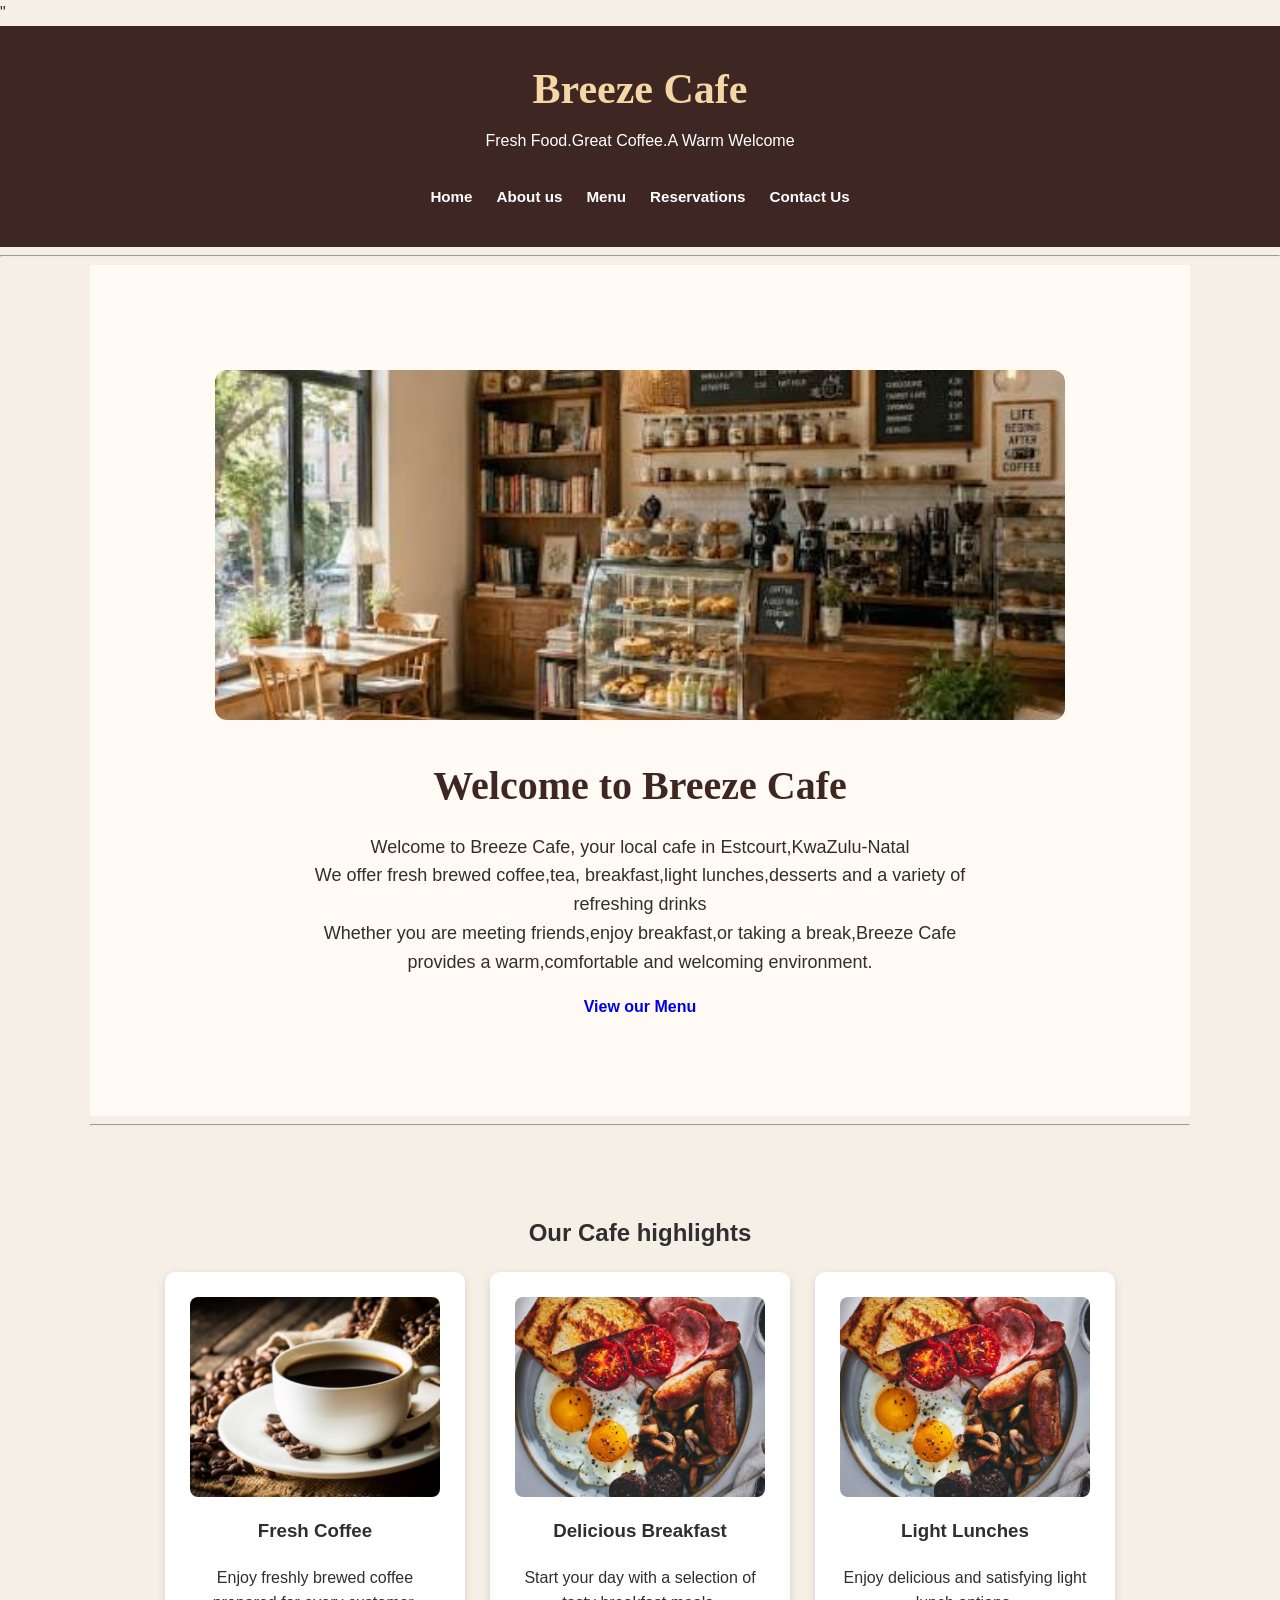
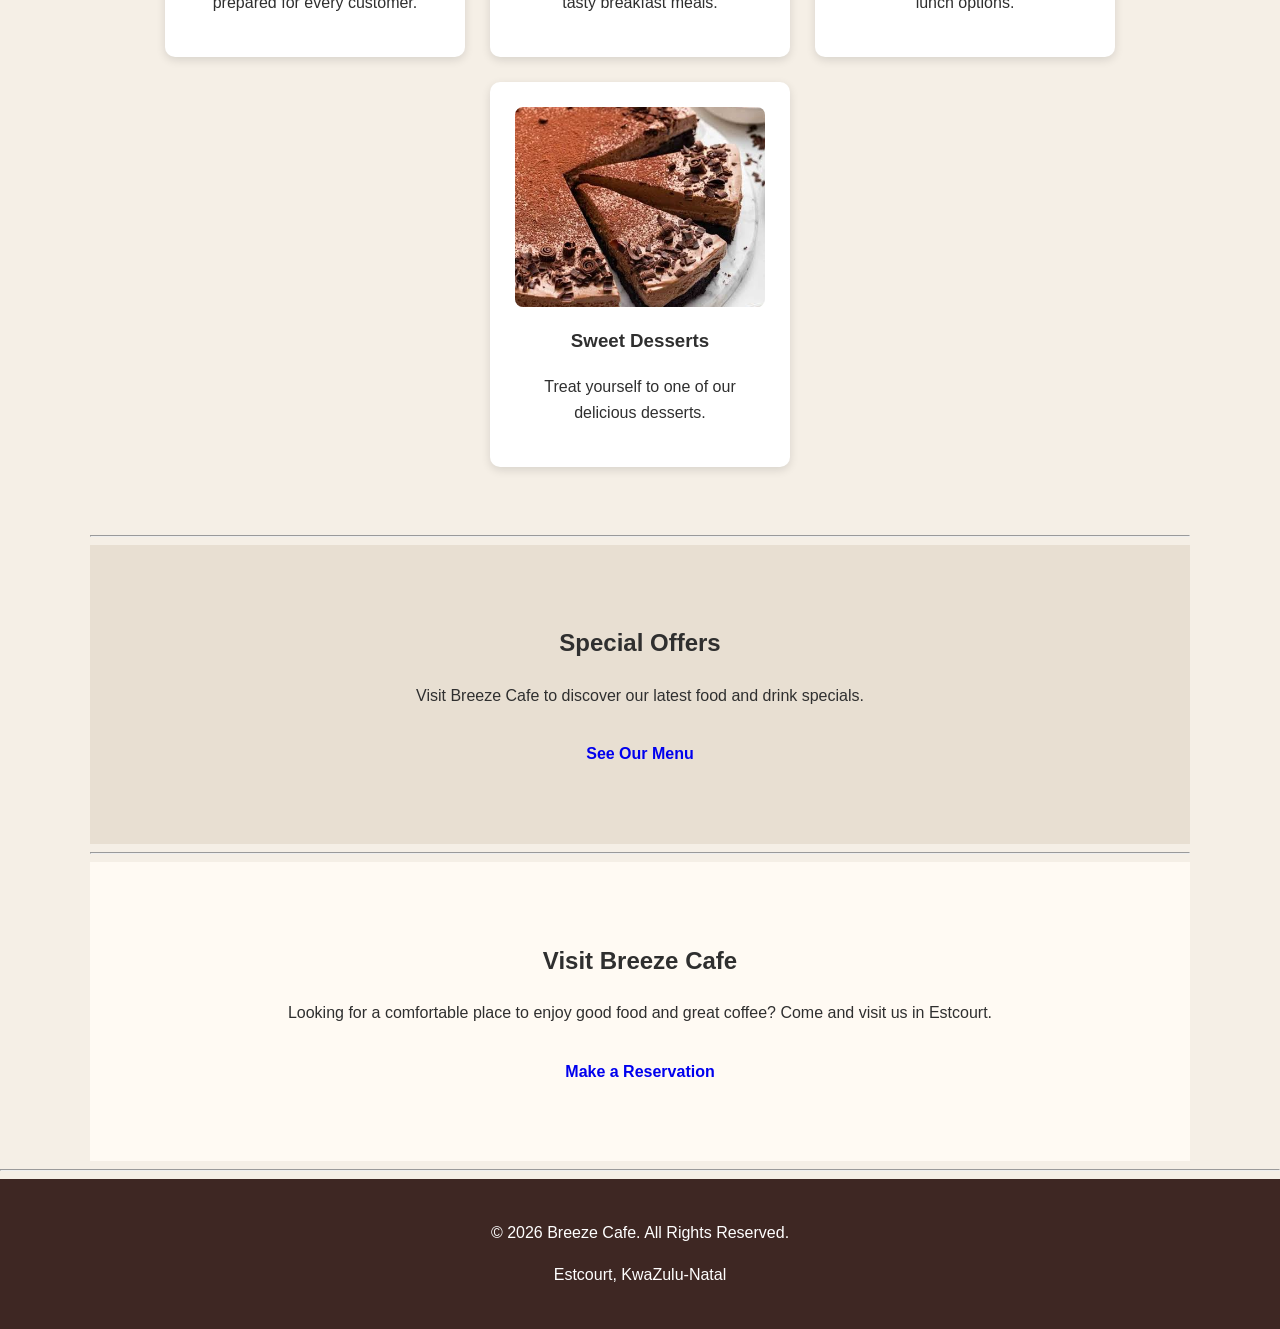
<file: index.html>
<!DOCTYPE html>
<html lang="en">
<head>
    <meta charset="UTF-8">
    <meta name="viewport" content="width=device-width, initial-scale=1.0">
    <title>Home</title>
    <meta name="description"content="Discover Breeze Cafe in Estcourt, KwaZulu-Natal.Enjoy freshly brewed coffee, delicious breakfast, light lunches, refreshing drinks and desserts in a welcoming atmosphere.">"
    <meta name="robots" content="index, follow">
    <meta name="Owethu Khumalo" content="Breeze Cafe">
     <meta name="theme-color" content="#3E2723">
    <link rel="stylesheet" href="CSS/styles.css">
</head>
<body class="home-page">
    <!--Header-->
<header class="site-header">
<h1 class="logo">Breeze Cafe</h1>
<p class="tagline">Fresh Food.Great Coffee.A Warm Welcome</p>

<!--Navigation-->
<nav class="main-nav">
<a class="nav-link" href="index.html">Home</a>
<a class="nav-link" href="about.html">About us</a>
<a class="nav-link" href="menu.html">Menu</a>
<a class="nav-link" href="reservation.html">Reservations</a>
<a class="nav-link" href="contact.html">Contact Us</a>

</nav>
</header>
<hr>
<!--Main Content-->
<main class="home-main">
<!--Welcome -->
<section class="welcome-section">
    <img src="Images/Cafe interior.jpg"
    alt="Warm and welcoming interior of Breeze Cafe in Estcourt"
    class="welcome-image">

<h2 class="section-title">Welcome to Breeze Cafe</h2>
<p class="section-text">Welcome to Breeze Cafe, your local cafe in Estcourt,KwaZulu-Natal</p>
<p class="section-text">We offer fresh brewed coffee,tea, breakfast,light lunches,desserts and a variety of refreshing drinks</p>
<p class="section-text">Whether you are meeting friends,enjoy breakfast,or taking a break,Breeze Cafe provides a warm,comfortable and welcoming environment.</p>
<a  class="button" href="menu.html">View our Menu</a>
</section>
<hr>
<!-- Cafe highlights-->
<section class="highlights-section">
    
<h2>Our Cafe highlights</h2>
 <div class="highlight-container">
<article class="highlight-card">
     <img
        src="Images/Coffe.jpg"
        alt="Freshly brewed coffee served at Breeze Cafe"
        class="highlight-image"
    >
    <h3>Fresh Coffee</h3>
    <p>Enjoy freshly brewed coffee prepared for every customer.</p>
</article>
<article class="highlight-card">
     <img
        src="Images/Breakfast.jpg"
        alt="Delicious Breakfast"
        class="highlight-image"
    >
<h3>Delicious Breakfast</h3>
<p class="section-text"> Start your day with a selection of tasty breakfast meals.</p>
</article>
<article class="highlight-card">
     <img
        src="Images/Breakfast.jpg"
        alt="Wonderful lunch"
        class="highlight-image"
    >
     <h3>Light Lunches</h3>
     <p>Enjoy delicious and satisfying light lunch options.</p>
     </article>

<article class="highlight-card">
     <img
        src="Images/Desserts.jpg"
        alt="Sweet and delicious desserts"
        class="highlight-image"
    >
 <h3>Sweet Desserts</h3>
  <p class="section-text">Treat yourself to one of our delicious desserts.</p>
            </article>
            </div>
</section>
 <hr>

        <!-- Special Offers -->
         <section class="offers-section">
            <h2>Special Offers</h2>

            <p class="section-text">
                Visit Breeze Cafe to discover our latest food and
                drink specials.
            </p>

            <a class="button" href="menu.html">See Our Menu</a>
        </section>

        <hr>

        <!-- Call to Action -->
        <section class="visit-section">
            <h2>Visit Breeze Cafe</h2>

            <p class="section-text">
                Looking for a comfortable place to enjoy good food
                and great coffee? Come and visit us in Estcourt.
            </p>

             <a class="button" href="reservation.html">Make a Reservation</a>
        </section>

    </main>

    <hr>

    <!-- Footer -->
     <footer class="site-footer">
        <p>&copy; 2026 Breeze Cafe. All Rights Reserved.</p>
        <p>Estcourt, KwaZulu-Natal</p>
    </footer>



</body>
</html>
</file>
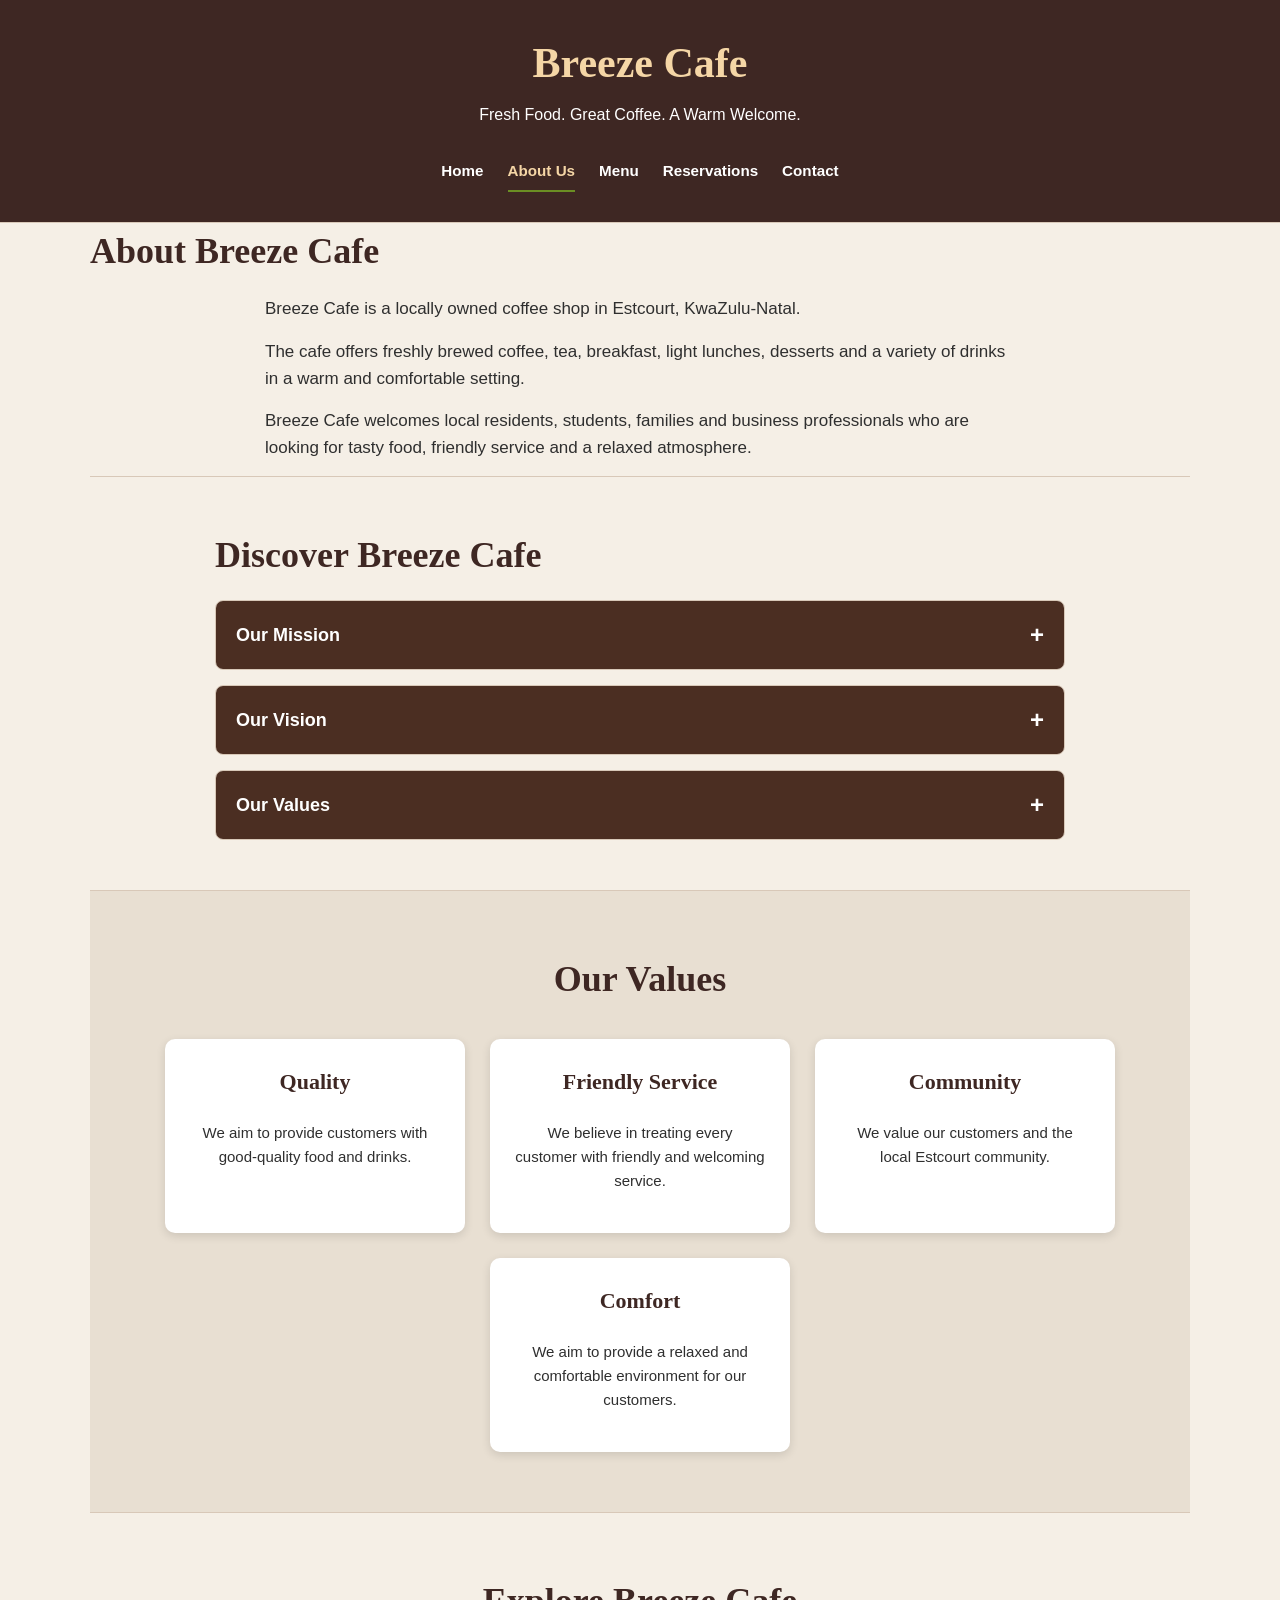
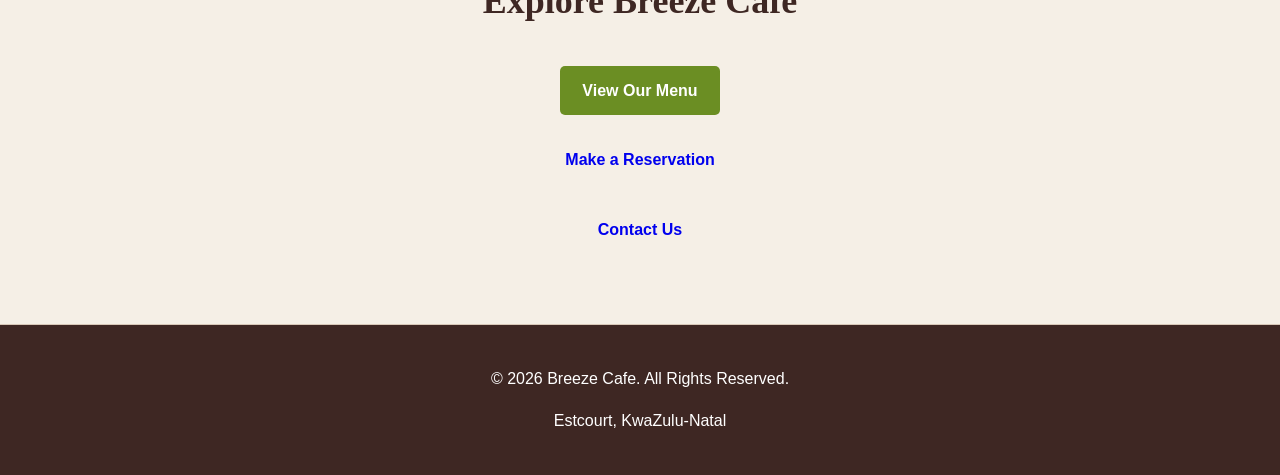
<file: about.html>
<!DOCTYPE html>
<html lang="en">
<head>
    <meta charset="UTF-8">
    <meta name="viewport" content="width=device-width, initial-scale=1.0">
    <title>Breeze Cafe| About Us</title>
    <meta name="description" content="Learn more about Breeze Cafe in Estcourt, KwaZulu-Natal. Discover our story, mission, vision and values, and our commitment to good food, great coffee and friendly service.">
    <meta name="robots" content="index, follow">
    <meta name="author" content="Breeze Cafe">
     <meta name="theme-color" content="#3E2723">
      <link rel="stylesheet" href="CSS/about.css">
</head>


<body class="about-page">

    <!-- Header -->
   <header class="site-header">
       <h1 class="logo">Breeze Cafe</h1>
        <p class="tagline">Fresh Food. Great Coffee. A Warm Welcome.</p>

        <!-- Navigation -->
        <nav class="main-nav">
            <a class="nav-link" href="index.html">Home</a> 
            <a class="nav-link active" href="about.html">About Us</a> 
            <a class="nav-link" href="menu.html">Menu</a> 
            <a class="nav-link" href="reservation.html">Reservations</a> 
            <a class="nav-link" href="contact.html">Contact</a>
        </nav>
    </header>

   <hr class="section-divider">

     <!-- Main Content -->
    <main class="about-main">

        <!-- About -->
        <section class="about-section">
            <h2 class="section-title">About Breeze Cafe</h2>

          <p class="section-text">
                Breeze Cafe is a locally owned coffee shop in Estcourt,
                KwaZulu-Natal.
            </p>

          <p class="section-text">
                The cafe offers freshly brewed coffee, tea, breakfast,
                light lunches, desserts and a variety of drinks in a
                warm and comfortable setting.
            </p>

           <p class="section-text">
                Breeze Cafe welcomes local residents, students, families
                and business professionals who are looking for tasty food,
                friendly service and a relaxed atmosphere.
            </p>
        </section>

        <hr class="section-divider">

       
<!-- Interactive Accordion -->
<section class="accordion-section">

    <h2 class="section-title">Discover Breeze Cafe</h2>

    <div class="accordion">

        <!-- Mission -->
        <div class="accordion-item">
            <button class="accordion-button" aria-expanded="false">
                Our Mission
                <span class="accordion-icon">+</span>
            </button>

            <div class="accordion-content" hidden>
                <p>
                    Our mission is to provide customers with good-quality
                    food and drinks while giving friendly customer service
                    in a warm, comfortable and welcoming environment.
                </p>
            </div>
        </div>

        <!-- Vision -->
        <div class="accordion-item">
            <button class="accordion-button" aria-expanded="false">
                Our Vision
                <span class="accordion-icon">+</span>
            </button>

            <div class="accordion-content" hidden>
                <p>
                    Our vision is to become the favourite cafe in Estcourt
                    by providing great food, excellent service and creating
                    strong relationships with customers.
                </p>
            </div>
        </div>

        <!-- Values -->
        <div class="accordion-item">
            <button class="accordion-button" aria-expanded="false">
                Our Values
                <span class="accordion-icon">+</span>
            </button>

            <div class="accordion-content" hidden>
                <p><strong>Quality:</strong> We aim to provide customers
                with good-quality food and drinks.</p>

                <p><strong>Friendly Service:</strong> We believe in treating
                every customer with friendly and welcoming service.</p>

                <p><strong>Community:</strong> We value our customers and
                the local Estcourt community.</p>

                <p><strong>Comfort:</strong> We aim to provide a relaxed
                and comfortable environment for our customers.</p>
            </div>
        </div>

    </div>
</section>

<hr class="section-divider">


        <!-- Values -->
       <section class="values-section">
           <h2 class="section-title">Our Values</h2>
           <div class="values-container">

            <article class="value-card">
               <h3 class="card-title">Quality</h3>
                <p class="card-text">
                    We aim to provide customers with good-quality food
                    and drinks.
                </p>
            </article>

           <article class="value-card">
    <h3 class="card-title">Friendly Service</h3>
                <p class="card-text">
                    We believe in treating every customer with friendly
                    and welcoming service.
                </p>
            </article>

            <article class="value-card">
               <h3 class="card-title">Community</h3>
               <p class="card-text">
                    We value our customers and the local Estcourt community.
                </p>
            </article>

           <article class="value-card">
                <h3 class="card-title">Comfort</h3>
                <p class="card-text">
                    We aim to provide a relaxed and comfortable environment
                    for our customers.
                </p>
            </article>
        </div>
        </section>

        <hr class="section-divider">

        <!-- Navigation back -->
       <section class="explore-section">
            <h2 class="section-title">Explore Breeze Cafe</h2>
            <div class="explore-links">

           <a class="button primary-button" href="menu.html">View Our Menu</a><br>
            <a class="button secondary-button" href="reservation.html">Make a Reservation</a><br>
            <a class="button secondary-button" href="contact.html">Contact Us</a>
            </div>
        </section>

    </main>

    <hr class="section-divider">
     <!-- Footer -->
    <footer class="site-footer">
        <p>&copy; 2026 Breeze Cafe. All Rights Reserved.</p>
        <p>Estcourt, KwaZulu-Natal</p>
    </footer>
    <script src="Javascript/about.js"></script>

</body>
</html>
</file>
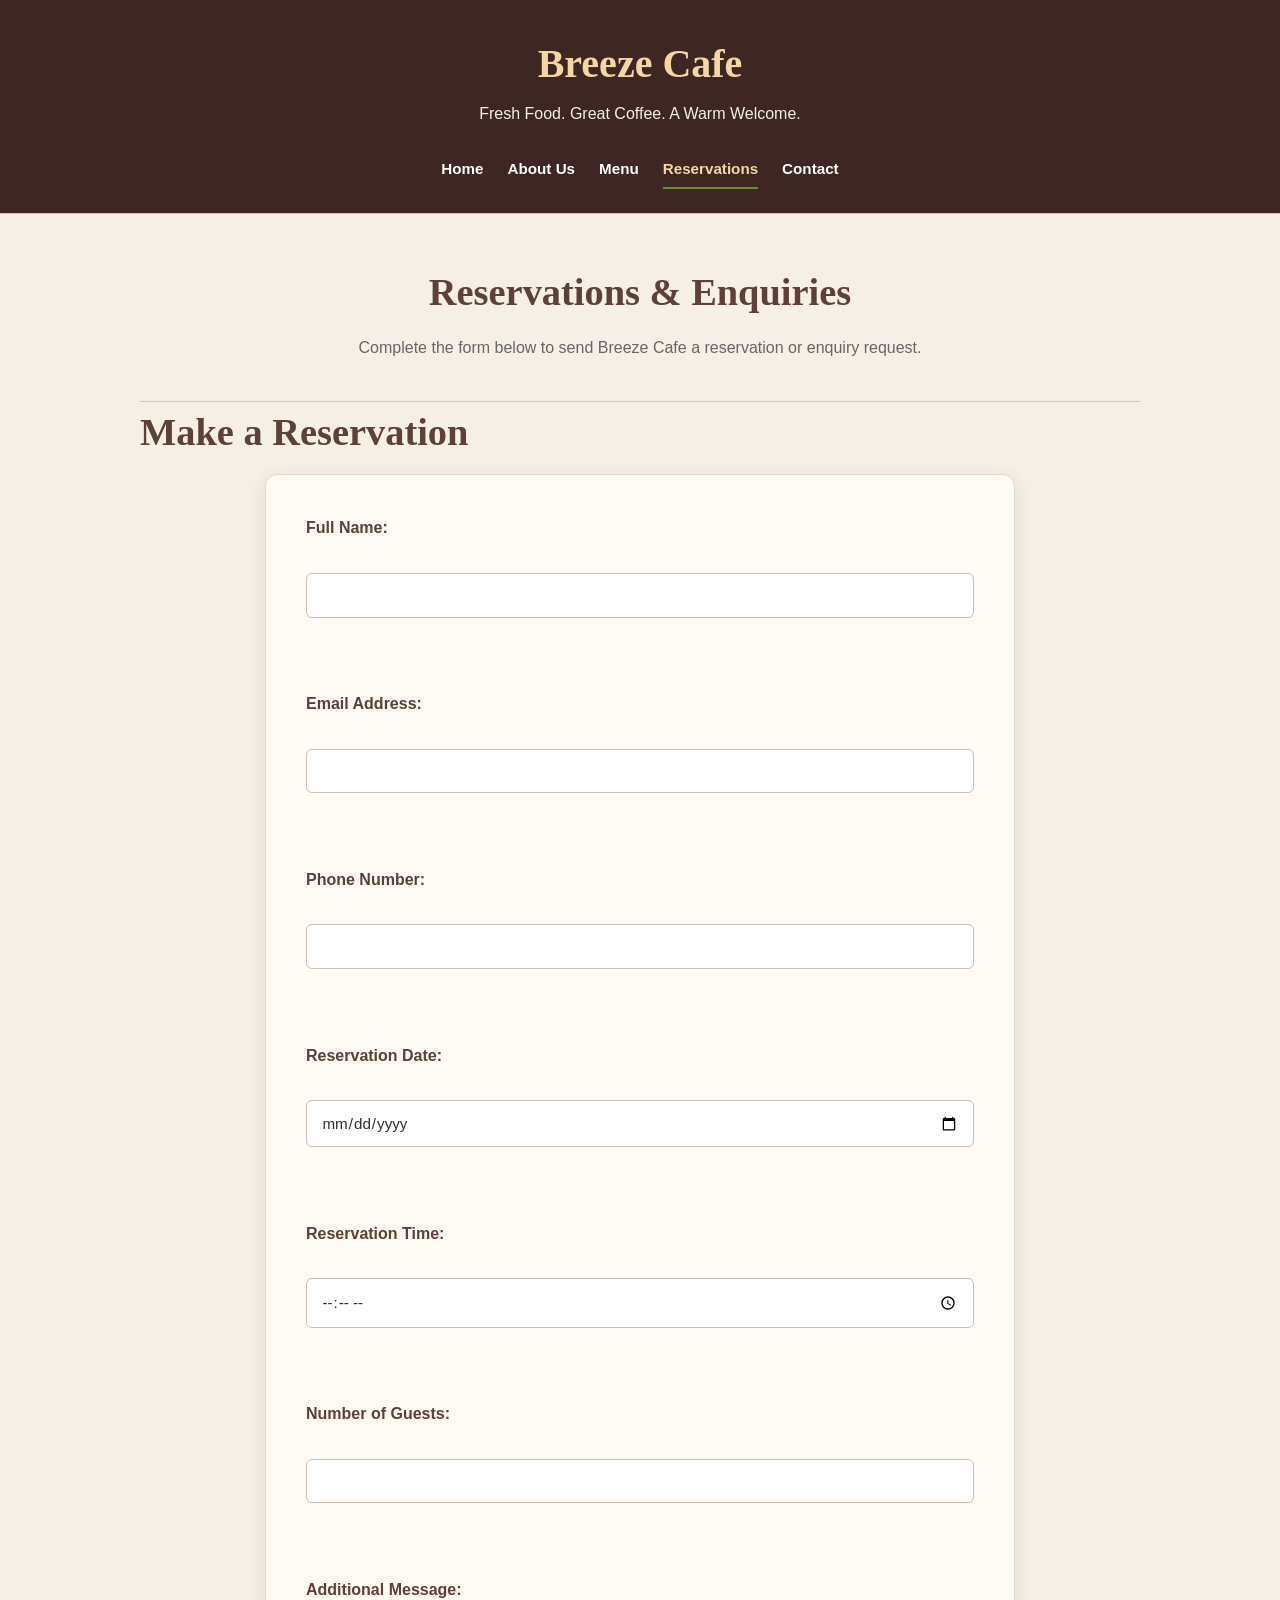
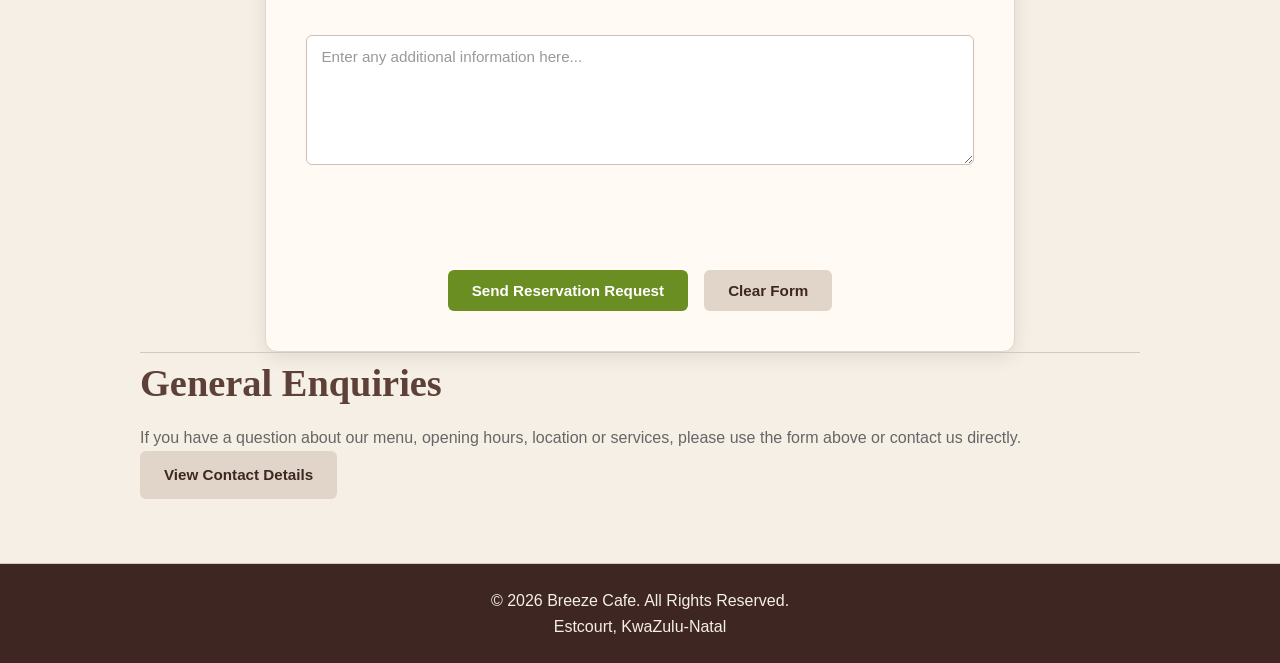
<file: reservation.html>
<!DOCTYPE html>
<html lang="en">
<head>
    <meta charset="UTF-8">
    <meta name="viewport" content="width=device-width, initial-scale=1.0">
    <title>Breeze Cafe | Reservations</title>
    <meta name="description" content="Plan your visit to Breeze Cafe in Estcourt, KwaZulu-Natal. Submit a reservation request and enjoy fresh food, great coffee and a welcoming café atmosphere.">
    <meta name="robots" content="index, follow">
    <meta name="author" content="Breeze Cafe">
    <meta name="theme-color" content="#3E2723">
    <link rel="stylesheet" href="CSS/reservation.css">
</head>
<body class="reservation-page">
    

    <!-- Header -->
    <header class="site-header">
        <h1 class="logo">Breeze Cafe</h1>
       <p class="tagline">Fresh Food. Great Coffee. A Warm Welcome.</p>

        <!-- Navigation -->
       <nav class="main-nav">
           <a class="nav-link" href="index.html">Home</a> 
            <a class="nav-link" href="about.html">About Us</a> 
            <a class="nav-link" href="menu.html">Menu</a> 
            <a class="nav-link active" href="reservation.html">Reservations</a> 
            <a class="nav-link" href="contact.html">Contact</a>
        </nav>
    </header>

   <hr class="section-divider">

    <!-- Main Content -->
   <main class="reservation-main">

        <section class="reservation-intro">
            <h2 class="section-title">Reservations & Enquiries</h2>

          <p class="section-text">
                Complete the form below to send Breeze Cafe a
                reservation or enquiry request.
            </p>
        </section>

      <hr class="section-divider">

         <!-- Reservation Form -->
        <section class="reservation-form-section">
            <h2 class="section-title">Make a Reservation</h2>

           <form class="reservation-form">
            <div class="form-group">
            

                <label class="form-label" for="full-name">Full Name:</label>
                <br>
                <input class="form-input" type="text" id="full-name" name="full-name" required >
           </div>

                <br><br>
                <div class="form-group">
                 <label class="form-label" for="email">Email Address:</label>
                <br>
                <input class="form-input" type="email" id="email" name="email" required >
        </div>

                <br><br>
                <div class="form-group">

                <label class="form-label" for="phone">Phone Number:</label>
                <br>
                <input class="form-input" type="tel" id="phone" name="phone" >
                </div>
                <br><br>
                <div class="form-group">

                <label class="form-label" for="date">Reservation Date:</label>
                <br>
                <input class="form-input" type="date" id="date" name="date" required >
                </div>

                <br><br>
                <div class="form-group">

                <label class="form-label" for="time">Reservation Time:</label>
                <br>
                <input class="form-input" type="time" id="time" name="time" required >
                </div>

                <br><br>
                <div class="form-group">

                <label class="form-label" for="guests">Number of Guests:</label>
                <br>
                <input class="form-input" type="number" id="guests" name="guests" min="1" required >
                </div>

                <br><br>
                <div class="form-group">
                

                <label class="form-label" for="message">Additional Message:</label>
                <br>
                <textarea class="form-textarea" id="message" name="message" rows="6" placeholder="Enter any additional information here..." ></textarea>
                </div>

                <br><br>
                <div class="form-buttons">
                <button class="button primary-button" type="submit" >Send Reservation Request</button>

                <button class="button secondary-button" type="reset" >Clear Form</button>
                 </div>
            </form>
        </section>

       <hr class="section-divider">
        <!-- Enquiry -->
       <section class="enquiry-section">
            <h2 class="section-title">General Enquiries</h2>

            <p class="section-text">
                If you have a question about our menu, opening hours,
                location or services, please use the form above or
                contact us directly.
            </p>

            <a class="button secondary-button" href="contact.html">View Contact Details</a>
        </section>

    </main>

    <hr class="section-divider">
<!-- Footer -->
    <footer class="site-footer">
        <p>&copy; 2026 Breeze Cafe. All Rights Reserved.</p>
        <p>Estcourt, KwaZulu-Natal</p>
    </footer>
    <script src="Javascript/reservation.js"></script>
























    
</body>
</html>
</file>
<file: CSS/styles.css>
/*BREEZE CAFE - HOME PAGE*/


/* GENERAL PAGE STYLING*/

* {
    box-sizing: border-box;
}

body {
    margin: 0;
    background-color: #F5EFE6;
    color: #2F2F2F;
    font-family: "Open Sans", Arial, sans-serif;
    line-height: 1.6;
}


/* 
   HEADER
   */

.site-header {
    background-color: #3E2723;
    color: white;
    text-align: center;
    padding: 30px 20px;
}

.logo {
    margin: 0;
    color: #F5D6A6;
    font-family: Georgia, serif;
    font-size: 42px;
}

.tagline {
    margin: 5px 0 25px;
    color: white;
    font-size: 16px;
}


/* NAVIGATION */

.main-nav {
    display: flex;
    justify-content: center;
    align-items: center;
    flex-wrap: wrap;
    gap: 1.5rem;
}

.nav-link {
    color: white;
    text-decoration: none;
    font-size: 0.95rem;
    font-weight: 600;
    padding: 0.4rem 0;
    border-bottom: 2px solid transparent;
    transition: color 0.3s ease, border-color 0.3s ease;
}

.nav-link:hover {
    color: #F5D6A6;
    border-bottom-color: #6B8E23;
}

/* Active reservation page */
.nav-link.active {
    color: #F5D6A6;
    border-bottom-color: #6B8E23;
}
/* Main welcome image */
.welcome-image {
    width: 100%;
    max-width: 850px;
    height: 350px;
    object-fit: cover;
    display: block;
    margin: 25px auto;
    border-radius: 12px;
}

/* Images inside cafe highlight cards */
.highlight-image {
    width: 100%;
    height: 200px;
    object-fit: cover;
    display: block;
    border-radius: 8px;
    margin-bottom: 15px;
}

/* Smooth image hover effect */
.highlight-image {
    transition: transform 0.3s ease;
}

.highlight-card:hover .highlight-image {
    transform: scale(1.03);
}

/* Responsive images on smaller screens */
@media (max-width: 600px) {
    .welcome-image {
        height: 230px;
    }

    .highlight-image {
        height: 180px;
    }
}


/* 
   DIVIDERS */

.section-divider {
    border: 0;
    border-top: 1px solid #D8C8B8;
    margin: 0;
}


/* 
   HOME PAGE
   */

.home-main {
    max-width: 1100px;
    margin: 0 auto;
}


/* 
   WELCOME SECTION
   */

.welcome-section {
    text-align: center;
    padding: 80px 20px;
    background-color: #FFFAF3;
}

.welcome-section .section-title {
    margin-bottom: 15px;
    color: #3E2723;
    font-family: Georgia, serif;
    font-size: 40px;
}

.welcome-section .section-text {
    max-width: 700px;
    margin: 0 auto;
    font-size: 18px;
}


/*
   GENERAL HOME SECTION STYLING
    */

.section-title {
    color: #3E2723;
    font-family: Georgia, serif;
    font-size: 30px;
}

.section-text {
    font-size: 16px;
}


/* 
   HIGHLIGHTS SECTION*/

.highlights-section {
    padding: 60px 20px;
    text-align: center;
}

.highlight-container {
    display: flex;
    justify-content: center;
    gap: 25px;
    flex-wrap: wrap;
}

.highlight-card {
    width: 300px;
    padding: 25px;
    background-color: white;
    border-radius: 10px;
    box-shadow: 0 3px 10px rgba(0, 0, 0, 0.12);
}

.card-title {
    color: #3E2723;
    font-family: Georgia, serif;
    font-size: 22px;
}

.card-text {
    font-size: 15px;
}


/*
   OFFERS SECTION*/

.offers-section {
    padding: 60px 20px;
    text-align: center;
    background-color: #E8DFD2;
}


/* 
   VISIT SECTION*/

.visit-section {
    padding: 60px 20px;
    text-align: center;
    background-color: #FFFAF3;
}


/* 
   BUTTONS
    */

.button {
    display: inline-block;
    padding: 12px 22px;
    margin: 5px;
    border: none;
    border-radius: 5px;
    font-weight: bold;
    text-decoration: none;
    cursor: pointer;
}

.primary-button {
    background-color: #6B8E23;
    color: white;
}

.primary-button:hover {
    background-color: #557318;
}

.secondary-button {
    background-color: #3E2723;
    color: white;
}

.secondary-button:hover {
    background-color: #5D4037;
}


/* 
   FOOTER */

.site-footer {
    background-color: #3E2723;
    color: white;
    text-align: center;
    padding: 25px 20px;
}

.footer-text {
    margin: 0 0 5px;
}

.footer-location {
    margin: 0;
    color: #F5D6A6;
}


/*
   MOBILE RESPONSIVE DESIGN */

@media (max-width: 600px) {

    .logo {
        font-size: 32px;
    }

    .main-nav {
        flex-direction: column;
        align-items: center;
    }

    .nav-link {
        width: 200px;
    }

    .welcome-section {
        padding: 50px 20px;
    }

    .welcome-section .section-title {
        font-size: 32px;
    }

    .highlight-card {
        width: 100%;
        max-width: 350px;
    }
}
</file>
<file: CSS/about.css>
/* General Page Styling */
* {
    box-sizing: border-box;
}

body {
    margin: 0;
    background-color: #F5EFE6;
    color: #2F2F2F;
    font-family: "Open Sans", Arial, sans-serif;
    line-height: 1.6;
}


/* HEADER*/

.site-header {
    background-color: #3E2723;
    color: white;
    text-align: center;
    padding: 30px 20px;
}

.logo {
    margin: 0;
    color: #F5D6A6;
    font-family: Georgia, serif;
    font-size: 42px;
}

.tagline {
    margin: 5px 0 25px;
    color: white;
    font-size: 16px;
}




/* NAVIGATION */

.main-nav {
    display: flex;
    justify-content: center;
    align-items: center;
    flex-wrap: wrap;
    gap: 1.5rem;
}

.nav-link {
    color: white;
    text-decoration: none;
    font-size: 0.95rem;
    font-weight: 600;
    padding: 0.4rem 0;
    border-bottom: 2px solid transparent;
    transition: color 0.3s ease, border-color 0.3s ease;
}

.nav-link:hover {
    color: #F5D6A6;
    border-bottom-color: #6B8E23;
}

/* Active reservation page */
.nav-link.active {
    color: #F5D6A6;
    border-bottom-color: #6B8E23;
}

/*DIVIDERS */

.section-divider {
    border: 0;
    border-top: 1px solid #D8C8B8;
    margin: 0;
}


/* ABOUT PAGE*/

.about-main {
    max-width: 1100px;
    margin: 0 auto;
}


/* About Introduction */

.about-intro {
    text-align: center;
    padding: 70px 20px;
    background-color: #FFFAF3;
}

.section-title {
    margin-top: 0;
    margin-bottom: 15px;
    color: #3E2723;
    font-family: Georgia, serif;
    font-size: 36px;
}

.section-text {
    max-width: 750px;
    margin: 0 auto 15px;
    font-size: 17px;
}


/* OUR STORY*/

.story-section {
    padding: 60px 20px;
    text-align: center;
    background-color: #F5EFE6;
}

.story-section .section-text {
    max-width: 800px;
}
/* OUR MISSION AND VISION */
.mission-section {
    padding: 60px 20px;
    text-align: center;
    background-color: #E8DFD2;
}

.mission-section .section-text {
    max-width: 800px;
    margin: 0 auto;
}
.vision-section {
    padding: 60px 20px;
    text-align: center;
    background-color: #FFFAF3;
}

.vision-section .section-text {
    max-width: 800px;
    margin: 0 auto;
}

/* OUR VALUES */

.values-section {
    padding: 60px 20px;
    text-align: center;
    background-color: #E8DFD2;
}

.values-container {
    display: flex;
    justify-content: center;
    gap: 25px;
    flex-wrap: wrap;
    margin-top: 30px;
}

.value-card {
    width: 300px;
    padding: 25px;
    background-color: white;
    border-radius: 10px;
    box-shadow: 0 3px 10px rgba(0, 0, 0, 0.12);
}

.card-title {
    margin-top: 0;
    color: #3E2723;
    font-family: Georgia, serif;
    font-size: 22px;
}

.card-text {
    font-size: 15px;
}


/* WHY CHOOSE US */

.why-section {
    padding: 60px 20px;
    text-align: center;
    background-color: #FFFAF3;
}

.why-container {
    max-width: 800px;
    margin: 30px auto 0;
    text-align: left;
}

.why-item {
    background-color: white;
    margin-bottom: 15px;
    padding: 20px;
    border-left: 5px solid #6B8E23;
    border-radius: 5px;
}

.why-item h3 {
    margin-top: 0;
    color: #3E2723;
    font-family: Georgia, serif;
}

.why-item p {
    margin-bottom: 0;
}


/* CALL TO ACTION */

.about-cta {
    padding: 60px 20px;
    text-align: center;
    background-color: #3E2723;
    color: white;
}

.about-cta .section-title {
    color: #F5D6A6;
}

.about-cta .section-text {
    color: white;
}


/* BUTTON*/

.button {
    display: inline-block;
    padding: 12px 22px;
    margin: 10px 5px;
    border: none;
    border-radius: 5px;
    font-weight: bold;
    text-decoration: none;
    cursor: pointer;
}

.primary-button {
    background-color: #6B8E23;
    color: white;
}

.primary-button:hover {
    background-color: #557318;
}
/* THE EXPLORE SECTION */
.explore-section {
    padding: 60px 20px;
    text-align: center;
    background-color: #F5EFE6;
}

.explore-links {
    margin-top: 25px;
}


/* FOOTER*/

.site-footer {
    background-color: #3E2723;
    color: white;
    text-align: center;
    padding: 25px 20px;
}

.footer-text {
    margin: 0 0 5px;
}

.footer-location {
    margin: 0;
    color: #F5D6A6;
}


/* 
   MOBILE RESPONSIVENESS*/

@media (max-width: 600px) {

    .logo {
        font-size: 32px;
    }

    .main-nav {
        flex-direction: column;
        align-items: center;
    }

    .nav-link {
        width: 200px;
    }

    .about-intro {
        padding: 50px 20px;
    }

    .section-title {
        font-size: 30px;
    }

    .section-text {
        font-size: 16px;
    }

    .value-card {
        width: 100%;
        max-width: 350px;
    }

    .why-container {
        width: 100%;
    }
}

/* Interactive Accordion */

.accordion-section {
    width: 85%;
    max-width: 850px;
    margin: 50px auto;
}

.accordion {
    display: flex;
    flex-direction: column;
    gap: 15px;
}

.accordion-item {
    border-radius: 8px;
    overflow: hidden;
    background-color: #f5efe6;
    border: 1px solid #d8c8b8;
}

.accordion-button {
    width: 100%;
    padding: 20px;
    border: none;
    background-color: #4b2e22;
    color: white;
    font-size: 18px;
    font-weight: bold;
    text-align: left;
    cursor: pointer;
    display: flex;
    justify-content: space-between;
    align-items: center;
}

.accordion-button:hover {
    background-color: #355e3b;
}

.accordion-icon {
    font-size: 24px;
}

.accordion-content {
    padding: 20px;
    color: #3f332b;
    line-height: 1.7;
    background-color: #f5efe6;
}

.accordion-content p {
    margin-bottom: 12px;
}

@media (max-width: 600px) {
    .accordion-section {
        width: 90%;
    }

    .accordion-button {
        font-size: 16px;
        padding: 16px;
    }
}

/* =================================
   ABOUT PAGE ANIMATIONS
================================= */

/* Smooth accordion button transitions */
.accordion-button {
    transition: background-color 0.3s ease,
                color 0.3s ease,
                padding-left 0.3s ease;
}

/* Accordion hover effect */
.accordion-button:hover {
    padding-left: 28px;
}

/* Smooth accordion content appearance */
.accordion-content {
    animation: accordionFade 0.4s ease;
}

@keyframes accordionFade {
    from {
        opacity: 0;
        transform: translateY(-8px);
    }

    to {
        opacity: 1;
        transform: translateY(0);
    }
}

/* Respect reduced-motion preferences */
@media (prefers-reduced-motion: reduce) {
    .accordion-button,
    .accordion-content {
        transition: none;
        animation: none;
    }
}
</file>
<file: CSS/reservation.css>
/* Root font size */
html {
    font-size: 16px;
}

/* RESET */

* {
    margin: 0;
    padding: 0;
    box-sizing: border-box;
}

/* BODY */

body {
    background-color: #F5EFE6;
    color: #2F2F2F;
    font-family: "Open Sans", Arial, sans-serif;
    line-height: 1.6;
}

/* HEADER */

.site-header {
    background-color: #3E2723;
    color: white;
    text-align: center;
    padding: 2rem 1rem 1.5rem;
}

/* Logo */
.logo {
    color: #F5D6A6;
    font-family: Georgia, "Times New Roman", serif;
    font-size: 2.5rem;
    margin-bottom: 0.3rem;
}

/* Tagline */
.tagline {
    color: #F5EFE6;
    font-size: 1rem;
    margin-bottom: 1.5rem;
}

/* NAVIGATION */

.main-nav {
    display: flex;
    justify-content: center;
    align-items: center;
    flex-wrap: wrap;
    gap: 1.5rem;
}

.nav-link {
    color: white;
    text-decoration: none;
    font-size: 0.95rem;
    font-weight: 600;
    padding: 0.4rem 0;
    border-bottom: 2px solid transparent;
    transition: color 0.3s ease, border-color 0.3s ease;
}

.nav-link:hover {
    color: #F5D6A6;
    border-bottom-color: #6B8E23;
}

/* Active reservation page */
.nav-link.active {
    color: #F5D6A6;
    border-bottom-color: #6B8E23;
}

/* DIVIDER */

.section-divider {
    border: none;
    border-top: 1px solid #D6C7B8;
}

/* MAIN RESERVATION */

.reservation-main {
    width: 90%;
    max-width: 1000px;
    margin: 0 auto;
    padding: 3rem 0 4rem;
}

/* INTRODUCTION */

.reservation-intro {
    text-align: center;
    max-width: 700px;
    margin: 0 auto 2.5rem;
}

.section-title {
    color: #5D4037;
    font-family: Georgia, "Times New Roman", serif;
    font-size: 2.4rem;
    margin-bottom: 0.7rem;
}

.section-text {
    color: #666666;
    font-size: 1rem;
}

/* RESERVATION FORM */

.reservation-form {
    background-color: #FFFAF3;
    max-width: 750px;
    margin: 0 auto;
    padding: 2.5rem;
    border-radius: 12px;
    border: 1px solid #E3D6C8;
    box-shadow: 0 5px 18px rgba(62, 39, 35, 0.10);
}

/* Form group */
.form-group {
    margin-bottom: 1.4rem;
}

/* Labels */
.form-label {
    display: block;
    color: #5D4037;
    font-weight: 700;
    margin-bottom: 0.4rem;
}

/* Inputs, select and textarea */
.form-input,
.form-select,
.form-textarea {
    width: 100%;
    padding: 0.8rem 0.9rem;
    border: 1px solid #CDBFB2;
    border-radius: 6px;
    background-color: white;
    color: #2F2F2F;
    font-family: "Open Sans", Arial, sans-serif;
    font-size: 0.95rem;
    outline: none;
    transition: border-color 0.3s ease, box-shadow 0.3s ease;
}

/* Input focus */
.form-input:focus,
.form-select:focus,
.form-textarea:focus {
    border-color: #6B8E23;
    box-shadow: 0 0 0 3px rgba(107, 142, 35, 0.12);
}

/* Textarea */
.form-textarea {
    min-height: 130px;
    resize: vertical;
}

/* Placeholder */
.form-input::placeholder,
.form-textarea::placeholder {
    color: #999999;
}

/* TWO-COLUMN FORM ROW  */

.form-row {
    display: grid;
    grid-template-columns: 1fr 1fr;
    gap: 1.2rem;
}

/* FORM HEAD */

.form-title {
    color: #5D4037;
    font-family: Georgia, "Times New Roman", serif;
    font-size: 1.7rem;
    text-align: center;
    margin-bottom: 1.8rem;
}

/* SUBMIT BUTTON */
.form-buttons {
    display: flex;
    justify-content: center;
    gap: 1rem;
    margin-top: 1.5rem;
}

/* General button styling */
.button {
    display: inline-block;
    padding: 0.75rem 1.5rem;
    border: none;
    border-radius: 6px;
    font-family: "Open Sans", Arial, sans-serif;
    font-size: 0.95rem;
    font-weight: 700;
    cursor: pointer;
    text-decoration: none;
    transition: background-color 0.3s ease, transform 0.2s ease;
}

/* Send Reservation Request */
.primary-button {
    background-color: #6B8E23;
    color: white;
}

.primary-button:hover {
    background-color: #5D4037;
    transform: translateY(-2px);
}

/* Clear Form */
.secondary-button {
    background-color: #E0D5C8;
    color: #3E2723;
}

.secondary-button:hover {
    background-color: #CDBFB2;
    transform: translateY(-2px);
}

.form-button {
    display: block;
    width: 100%;
    padding: 0.85rem 1.5rem;
    margin-top: 1rem;
    border: none;
    border-radius: 6px;
    background-color: #6B8E23;
    color: white;
    font-family: "Open Sans", Arial, sans-serif;
    font-size: 1rem;
    font-weight: 700;
    cursor: pointer;
    transition: background-color 0.3s ease;
}

/* Button hover */
.form-button:hover {
    background-color: #5D4037;
}

/* RESERVATION INFO */

.reservation-info {
    background-color: #3E2723;
    color: #F5EFE6;
    max-width: 750px;
    margin: 2rem auto 0;
    padding: 2rem;
    border-radius: 12px;
    text-align: center;
}

.reservation-info-title {
    color: #F5D6A6;
    font-family: Georgia, "Times New Roman", serif;
    font-size: 1.5rem;
    margin-bottom: 0.7rem;
}

.reservation-info-text {
    font-size: 0.9rem;
}

/* FOOTER */

.site-footer {
    background-color: #3E2723;
    color: #F5EFE6;
    text-align: center;
    padding: 1.5rem 1rem;
}

.footer-text {
    font-size: 0.9rem;
    margin-bottom: 0.3rem;
}

.footer-location {
    color: #F5D6A6;
    font-size: 0.85rem;
}

/* TABLET RESPONSIVENESS */

@media (max-width: 900px) {

    .reservation-main {
        width: 92%;
    }

    .logo {
        font-size: 2.2rem;
    }

}

/* MOBILE RESPONSIVENESS */

@media (max-width: 600px) {

    .site-header {
        padding: 1.5rem 1rem;
    }

    .logo {
        font-size: 2rem;
    }

    .tagline {
        font-size: 0.9rem;
    }

    .main-nav {
        gap: 0.8rem 1rem;
    }

    .nav-link {
        font-size: 0.85rem;
    }

    .reservation-main {
        width: 94%;
        padding: 2rem 0 3rem;
    }

    .section-title {
        font-size: 2rem;
    }

    .reservation-form {
        padding: 1.5rem;
    }

    .form-row {
        grid-template-columns: 1fr;
        gap: 0;
    }

    .reservation-info {
        padding: 1.5rem;
    }

}



/* Smooth entrance animation */
@keyframes reservationFadeIn {
    from {
        opacity: 0;
        transform: translateY(25px);
    }

    to {
        opacity: 1;
        transform: translateY(0);
    }
}

/* Animate the introduction */
.reservation-intro {
    animation: reservationFadeIn 0.8s ease;
}

/* Animate the reservation form */
.reservation-form {
    animation: reservationFadeIn 1s ease;
    transition: box-shadow 0.3s ease,
                transform 0.3s ease;
}

.reservation-form:hover {
    box-shadow: 0 8px 22px rgba(62, 39, 35, 0.16);
}

/* Improve input focus animation */
.form-input:focus,
.form-select:focus,
.form-textarea:focus {
    transform: scale(1.01);
}

/* Improve submit button animation */
.form-button {
    transition: background-color 0.3s ease,
                transform 0.3s ease,
                box-shadow 0.3s ease;
}

.form-button:hover {
    background-color: #5D4037;
    transform: translateY(-3px);
    box-shadow: 0 5px 12px rgba(62, 39, 35, 0.2);
}

/* Animate reservation information */
.reservation-info {
    animation: reservationFadeIn 1.2s ease;
    transition: transform 0.3s ease,
                box-shadow 0.3s ease;
}

.reservation-info:hover {
    transform: translateY(-4px);
    box-shadow: 0 8px 18px rgba(62, 39, 35, 0.2);
}

/* Respect reduced-motion preferences */
@media (prefers-reduced-motion: reduce) {
    .reservation-intro,
    .reservation-form,
    .reservation-info {
        animation: none;
        transition: none;
    }

    .form-input:focus,
    .form-select:focus,
    .form-textarea:focus {
        transform: none;
    }
}
</file>
